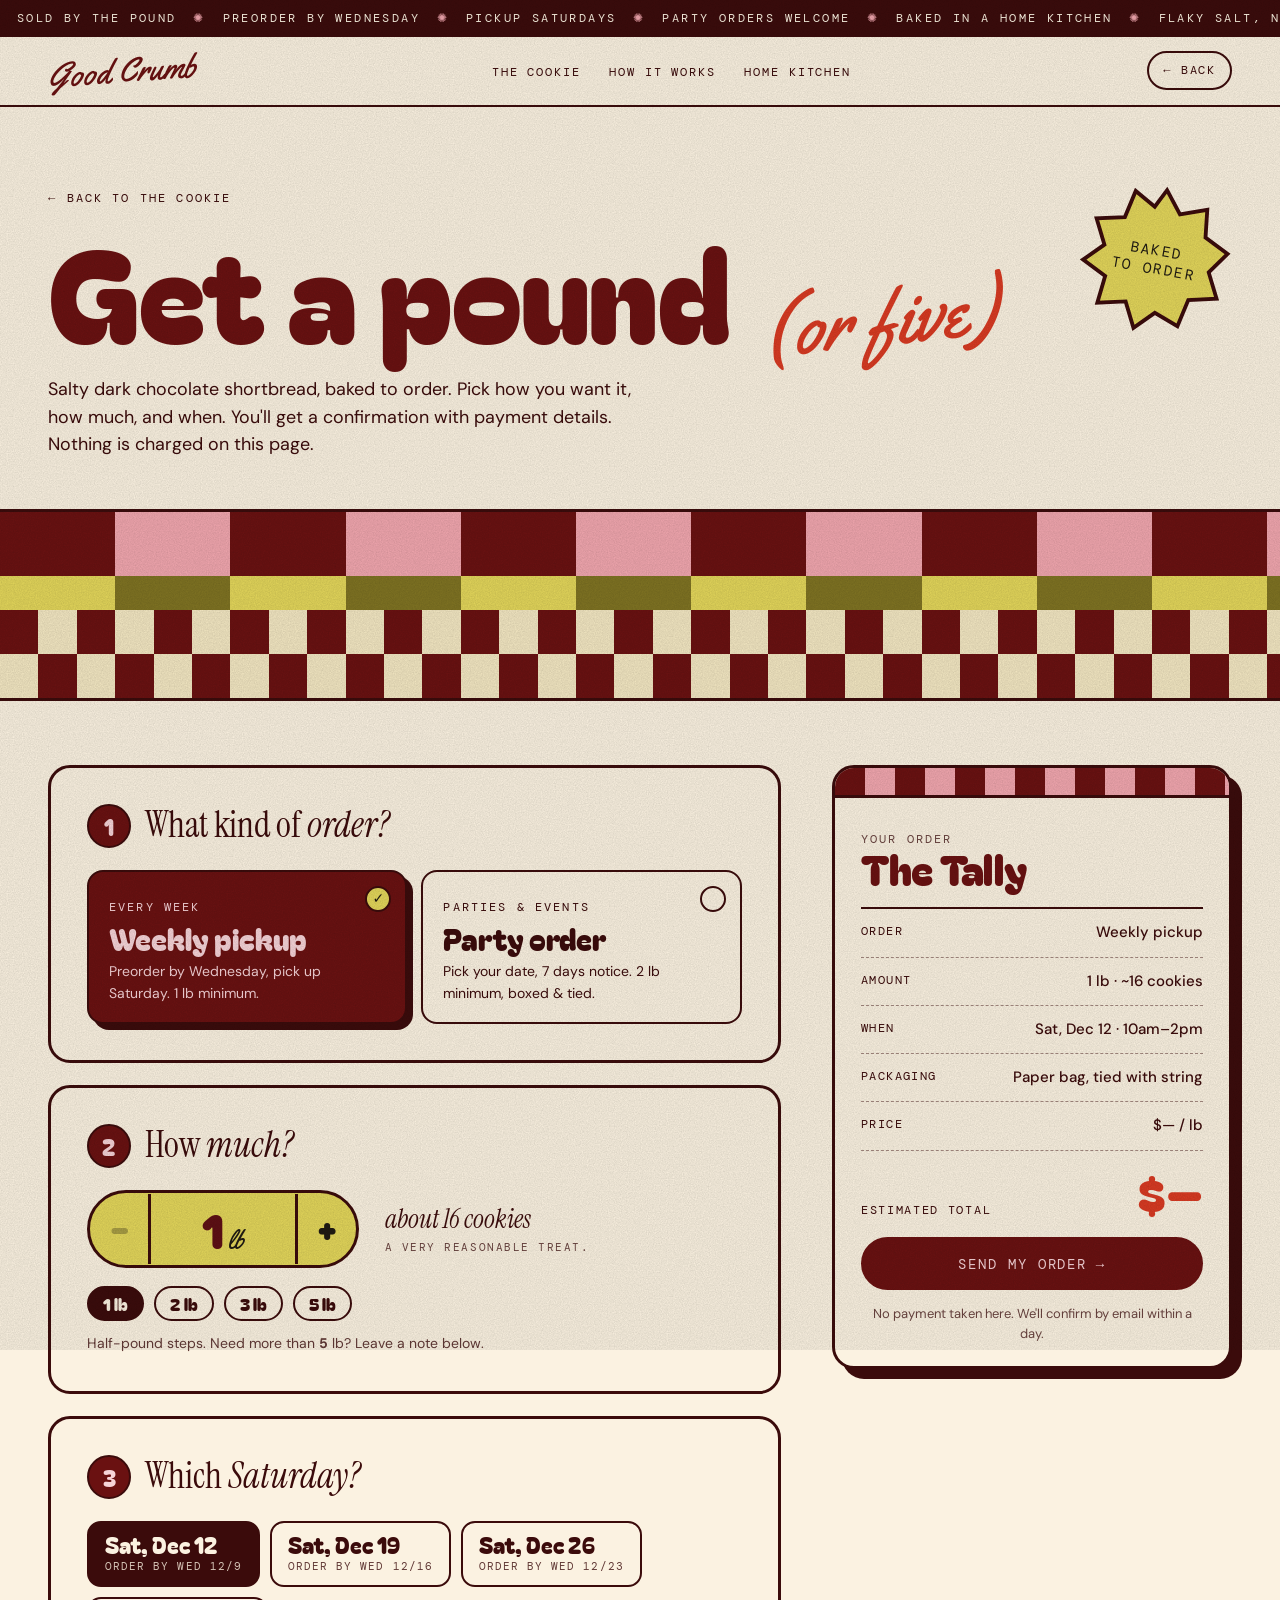
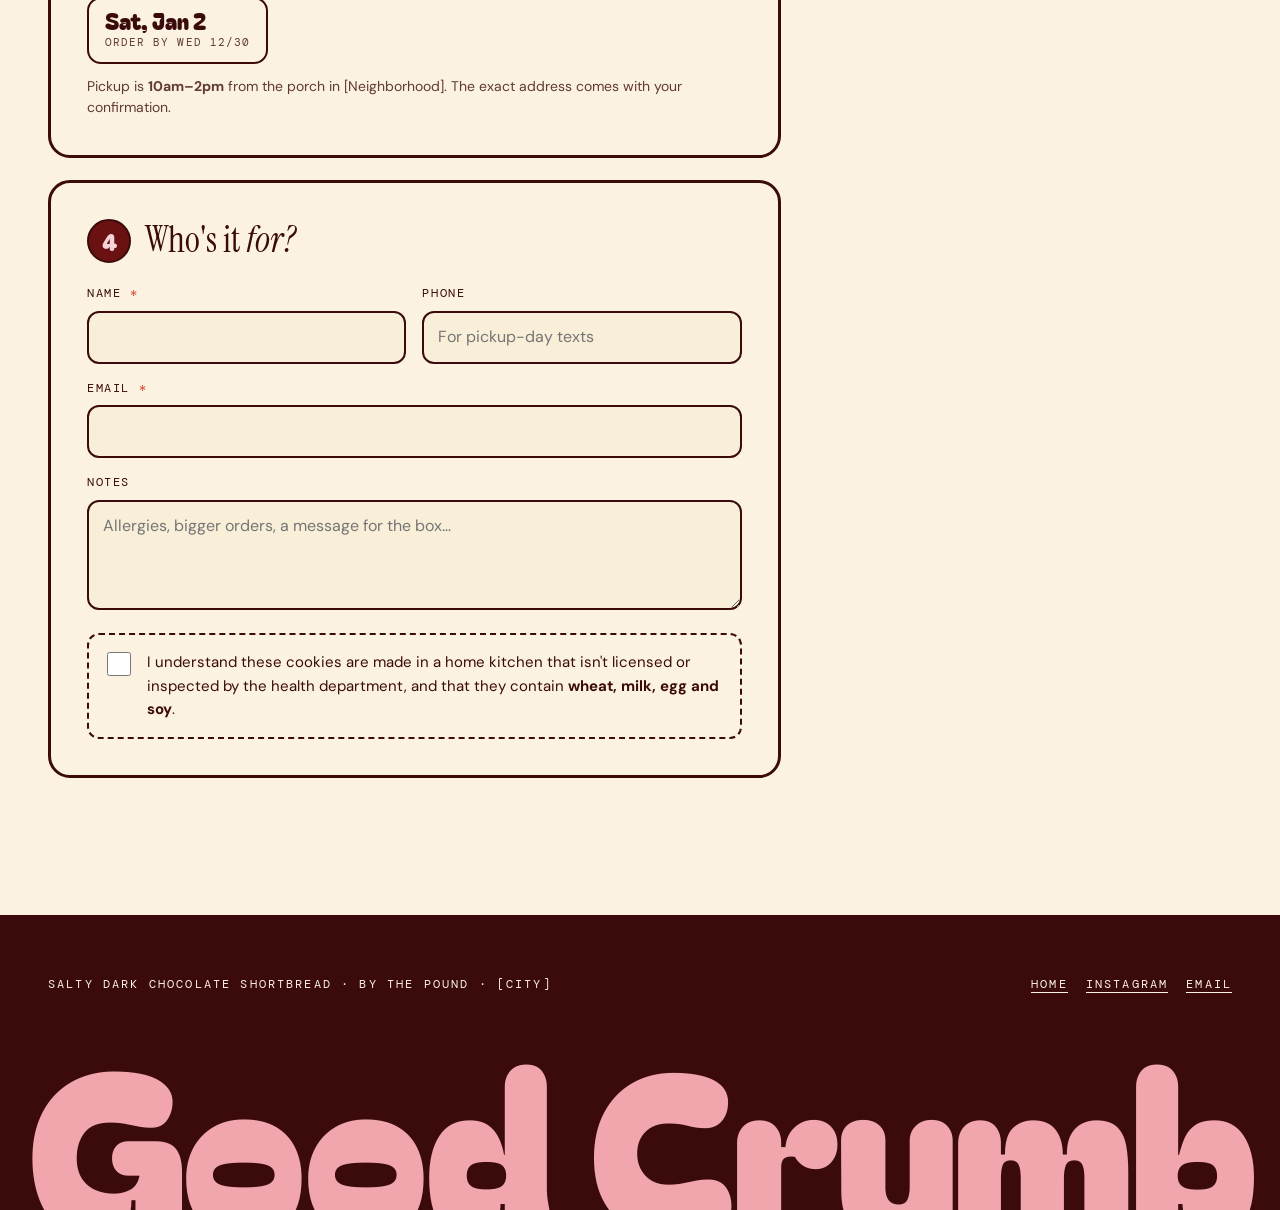
<file: order.html>
<!DOCTYPE html>
<html lang="en" data-palette="oxblood" data-font="bagel" data-pattern="blocks" data-scrolltext="sweep" data-photo="retro" data-grain="on">
<head>
<meta charset="utf-8" />
<meta name="viewport" content="width=device-width, initial-scale=1" />
<title>Order — Good Crumb Shortbread</title>
<meta name="description" content="Preorder salty dark chocolate shortbread by the pound for weekly pickup or your next party." />
<script>
  // Apply design choices saved from the landing page's tweaks panel before first paint.
  try {
    const t = JSON.parse(localStorage.getItem('gc-tweaks') || '{}');
    for (const [k, v] of Object.entries(t)) if (k !== 'name') document.documentElement.dataset[k] = v;
  } catch (e) {}
</script>
<link rel="preconnect" href="https://fonts.googleapis.com" />
<link rel="preconnect" href="https://fonts.gstatic.com" crossorigin />
<link href="https://fonts.googleapis.com/css2?family=Anton&family=Bagel+Fat+One&family=DM+Mono:wght@400;500&family=DM+Sans:opsz,wght@9..40,400;9..40,500;9..40,700&family=Instrument+Serif:ital@0;1&family=Pirata+One&family=Rubik+Mono+One&family=Yellowtail&display=swap" rel="stylesheet" />
<link rel="stylesheet" href="styles.css" />
<style>
/* ============ ORDER PAGE ============ */
.o-hero{padding:clamp(40px,6vw,80px) 0 clamp(30px,4vw,50px);position:relative;overflow:hidden}
.o-hero .wrap{position:relative}
.o-back{display:inline-flex;gap:8px;align-items:center;text-decoration:none;margin-bottom:26px}
.o-back:hover{color:var(--hot)}
.o-title{font-size:calc(clamp(60px,10vw,160px) * var(--ds));color:var(--primary)}
[data-palette="night"] .o-title{color:var(--soft)}
.o-title .script{font-size:.62em;color:var(--hot);text-transform:none;letter-spacing:0;display:inline-block;transform:rotate(-6deg);margin-left:.15em}
.o-lede{max-width:34em;font-size:clamp(17px,1.4vw,20px);margin-top:22px}
.o-hero .sticker-lg{position:absolute;right:clamp(16px,4vw,48px);top:0;width:clamp(110px,12vw,160px);transform:rotate(10deg)}
@media (max-width:700px){.o-hero .sticker-lg{display:none}}

.o-layout{display:grid;grid-template-columns:minmax(0,1fr) 400px;gap:clamp(24px,4vw,56px);align-items:start;padding-bottom:clamp(70px,9vw,130px)}
@media (max-width:980px){.o-layout{grid-template-columns:1fr}}

/* steps */
.o-step{min-width:0;border:3px solid var(--ink);border-radius:22px;padding:clamp(22px,3vw,36px);margin-bottom:22px;background:var(--paper);position:relative}
.o-step legend{display:contents}
.o-step__head{display:flex;align-items:center;gap:14px;margin-bottom:22px}
.o-step__num{width:44px;height:44px;flex:none;border-radius:50%;background:var(--primary);color:var(--on-primary);display:grid;place-items:center;font-family:var(--display);text-transform:var(--display-case);font-size:calc(22px * var(--ds));border:2px solid var(--ink)}
.o-step__title{font-family:var(--serif);font-size:clamp(28px,2.8vw,40px);line-height:1}
.o-step__title em{font-style:italic}
.o-hint{font-size:14px;opacity:.8;margin-top:12px}
.o-hint b{font-weight:700}

/* choice cards */
.choices{display:grid;grid-template-columns:1fr 1fr;gap:14px}
@media (max-width:560px){.choices{grid-template-columns:1fr}}
.choice{position:relative;display:block;cursor:pointer;border:2px solid var(--ink);border-radius:16px;padding:20px 20px 18px;transition:transform .2s cubic-bezier(.3,1.6,.5,1),background .2s,color .2s;overflow:hidden}
.choice input{position:absolute;opacity:0;pointer-events:none}
.choice:hover{transform:rotate(-1deg)}
.choice .c-title{font-family:var(--display);text-transform:var(--display-case);font-size:calc(30px * var(--ds));line-height:.95;display:block;margin:6px 0 8px}
.choice .c-sub{font-size:14px;display:block}
.choice .c-check{position:absolute;right:14px;top:14px;width:26px;height:26px;border-radius:50%;border:2px solid currentColor;display:grid;place-items:center;font-size:14px}
.choice .c-check::after{content:"✓";opacity:0}
.choice:has(input:checked){background:var(--primary);color:var(--on-primary);box-shadow:6px 6px 0 var(--ink)}
.choice:has(input:checked) .c-check{background:var(--pop);color:#1f1a12;border-color:var(--ink)}
.choice:has(input:checked) .c-check::after{opacity:1}
.choice:has(input:focus-visible){outline:3px solid var(--hot);outline-offset:3px}
.choice--party:has(input:checked){background:var(--soft);color:#2a0b0b}

/* pills (dates, quick amounts) */
.pills{display:flex;flex-wrap:wrap;gap:10px}
.pill{position:relative;cursor:pointer}
.pill input{position:absolute;opacity:0;pointer-events:none}
.pill span{display:flex;flex-direction:column;align-items:flex-start;border:2px solid var(--ink);border-radius:14px;padding:10px 16px;transition:background .15s,color .15s,transform .2s}
.pill span b{font-family:var(--display);text-transform:var(--display-case);font-weight:400;font-size:calc(22px * var(--ds));line-height:1}
.pill span small{font-family:var(--mono);font-size:10.5px;letter-spacing:.1em;text-transform:uppercase;margin-top:4px;opacity:.8}
.pill:hover span{transform:translateY(-2px)}
.pill input:checked + span{background:var(--ink);color:var(--paper)}
.pill input:focus-visible + span{outline:3px solid var(--hot);outline-offset:3px}
.pill--sm span{border-radius:999px;padding:7px 14px;flex-direction:row}
.pill--sm span b{font-size:calc(17px * var(--ds))}

/* amount stepper */
.amount{display:flex;align-items:center;gap:clamp(14px,2vw,26px);flex-wrap:wrap;margin-bottom:18px}
.stepper{display:flex;align-items:center;border:3px solid var(--ink);border-radius:999px;overflow:hidden;background:var(--pop);color:#1f1a12}
.stepper button{width:58px;height:72px;border:0;background:transparent;font-family:var(--display);font-size:34px;line-height:1;cursor:pointer;color:inherit}
.stepper button:hover:not(:disabled){background:color-mix(in srgb,#1f1a12 12%,transparent)}
.stepper button:disabled{opacity:.3;cursor:not-allowed}
.stepper output{min-width:150px;text-align:center;font-family:var(--display);text-transform:var(--display-case);font-size:calc(48px * var(--ds));line-height:1;border-left:3px solid var(--ink);border-right:3px solid var(--ink);padding:10px 8px;color:#5e0f14}
.stepper output small{font-family:var(--script);font-size:26px;text-transform:none;color:#1f1a12;margin-left:4px}
.amount__meta{font-family:var(--serif);font-style:italic;font-size:clamp(22px,2vw,28px);line-height:1.15}
.amount__meta span{display:block;font-family:var(--mono);font-style:normal;font-size:11px;letter-spacing:.14em;text-transform:uppercase;opacity:.75;margin-top:6px}

/* fields */
.fields{display:grid;grid-template-columns:1fr 1fr;gap:16px}
.fields .full{grid-column:1/-1}
@media (max-width:560px){.fields{grid-template-columns:1fr}}
.field label,.field .flabel{display:block;font-family:var(--mono);font-size:11.5px;letter-spacing:.14em;text-transform:uppercase;margin-bottom:8px}
.field label i{font-style:normal;color:var(--hot)}
.field input,.field select,.field textarea{width:100%;font:inherit;font-size:16px;color:var(--ink);background:color-mix(in srgb,var(--paper) 70%,var(--cream));border:2px solid var(--ink);border-radius:12px;padding:12px 14px;outline:none;transition:box-shadow .15s}
.field textarea{min-height:110px;resize:vertical}
.field input:focus,.field select:focus,.field textarea:focus{box-shadow:4px 4px 0 var(--hot)}
.field .err{display:none;font-size:13px;color:var(--hot);margin-top:6px;font-weight:500}
.field.invalid input,.field.invalid select{border-color:var(--hot);box-shadow:4px 4px 0 var(--hot)}
.field.invalid .err{display:block}
[data-palette="night"] .field input,[data-palette="night"] .field select,[data-palette="night"] .field textarea{color-scheme:dark}

.agree{display:grid;grid-template-columns:28px 1fr;gap:12px;align-items:start;cursor:pointer;font-size:15px;padding:16px 18px;border:2px dashed var(--ink);border-radius:12px}
.agree input{width:24px;height:24px;accent-color:var(--primary);margin-top:1px;cursor:pointer}
.agree.invalid{border-color:var(--hot);border-style:solid;box-shadow:4px 4px 0 var(--hot)}

[hidden]{display:none !important}

/* summary / receipt */
.receipt{position:sticky;top:92px;border:3px solid var(--ink);border-radius:22px;overflow:hidden;background:var(--paper);box-shadow:10px 10px 0 var(--ink)}
@media (max-width:980px){.receipt{position:static}}
.receipt__band{height:30px;background:repeating-linear-gradient(90deg,var(--primary) 0 30px,var(--soft) 30px 60px);border-bottom:3px solid var(--ink)}
.receipt__body{padding:26px 26px 22px}
.receipt h2{font-size:calc(42px * var(--ds));color:var(--primary);margin-bottom:4px}
[data-palette="night"] .receipt h2{color:var(--soft)}
.receipt .label{opacity:.75}
.r-lines{list-style:none;margin:20px 0 6px;border-top:2px solid var(--ink)}
.r-lines li{display:flex;justify-content:space-between;gap:16px;padding:12px 0;border-bottom:1px dashed color-mix(in srgb,var(--ink) 45%,transparent);font-size:15px}
.r-lines li > span:first-child{font-family:var(--mono);font-size:11.5px;letter-spacing:.12em;text-transform:uppercase;padding-top:2px;flex:none}
.r-lines li > span:last-child{text-align:right;font-weight:500}
.r-lines .muted{opacity:.5;font-weight:400}
.r-total{display:flex;justify-content:space-between;align-items:baseline;padding:14px 0 18px}
.r-total span{font-family:var(--mono);font-size:12px;letter-spacing:.14em;text-transform:uppercase}
.r-total b{font-family:var(--display);text-transform:var(--display-case);font-weight:400;font-size:calc(46px * var(--ds));line-height:1;color:var(--hot)}
.receipt .btn{width:100%;justify-content:center;font-size:14px;padding:1.1em 1.5em}
.r-note{font-size:13px;opacity:.75;margin-top:14px;text-align:center}
.r-errors{display:none;background:var(--hot);color:#fff;border-radius:10px;padding:10px 14px;font-size:14px;margin-bottom:12px}
.r-errors.show{display:block}

/* confirmation */
.done{text-align:center;padding:clamp(50px,7vw,100px) 0 clamp(80px,10vw,140px)}
.done .burst{width:clamp(140px,16vw,200px);margin:0 auto 26px;animation:spin 30s linear infinite}
.done h2{font-size:calc(clamp(56px,9vw,140px) * var(--ds));color:var(--primary)}
[data-palette="night"] .done h2{color:var(--soft)}
.done h2 .script{color:var(--hot);text-transform:none;font-size:.6em;display:inline-block;transform:rotate(-6deg)}
.done p{max-width:32em;margin:20px auto 0;font-size:clamp(17px,1.4vw,20px)}
.done .ticket{display:inline-block;margin:34px auto 0;text-align:left;border:3px solid var(--ink);border-radius:18px;padding:22px 26px;min-width:min(420px,100%);background:var(--paper);box-shadow:8px 8px 0 var(--ink);transform:rotate(-1.5deg)}
.done .ticket .r-lines{margin-top:12px}
.done .ref{font-family:var(--mono);letter-spacing:.14em}
.done .preview{display:inline-block;margin-top:28px;font-family:var(--mono);font-size:12px;letter-spacing:.08em;background:var(--pop);color:#1f1a12;padding:8px 14px;border-radius:999px;border:2px solid var(--ink)}
.done .actions{margin-top:30px;display:flex;gap:12px;justify-content:center;flex-wrap:wrap}
</style>
</head>
<body>

<div class="ticker" aria-hidden="true">
  <div class="ticker__track">
    <span>Sold by the pound</span><i>✺</i><span>Preorder by Wednesday</span><i>✺</i><span>Pickup Saturdays</span><i>✺</i><span>Party orders welcome</span><i>✺</i><span>Baked in a home kitchen</span><i>✺</i><span>Flaky salt, no apologies</span><i>✺</i>
    <span>Sold by the pound</span><i>✺</i><span>Preorder by Wednesday</span><i>✺</i><span>Pickup Saturdays</span><i>✺</i><span>Party orders welcome</span><i>✺</i><span>Baked in a home kitchen</span><i>✺</i><span>Flaky salt, no apologies</span><i>✺</i>
  </div>
</div>

<nav class="nav">
  <div class="wrap">
    <a href="index.html" class="logo" data-name>Good Crumb</a>
    <ul>
      <li><a href="index.html#cookie">The cookie</a></li>
      <li><a href="index.html#order">How it works</a></li>
      <li><a href="index.html#kitchen">Home kitchen</a></li>
    </ul>
    <a href="index.html" class="btn ghost">← Back</a>
  </div>
</nav>

<main id="orderView">
  <header class="o-hero">
    <div class="wrap">
      <a href="index.html" class="o-back label">← Back to the cookie</a>
      <h1 class="display o-title">Get a pound <span class="script">(or five)</span></h1>
      <p class="o-lede">Salty dark chocolate shortbread, baked to order. Pick how you want it, how much, and when. You'll get a confirmation with payment details. Nothing is charged on this page.</p>
      <svg class="sticker-lg" viewBox="0 0 100 100" aria-hidden="true"><path fill="var(--pop)" stroke="var(--ink)" stroke-width="2.5" d="M50 4 61 18 78 12 80 30 96 38 86 52 94 68 76 72 72 90 56 84 44 96 36 80 18 84 20 66 4 58 16 46 8 30 26 26 30 8 44 16Z"/><text x="50" y="47" text-anchor="middle" font-family="DM Mono" font-size="9.5" letter-spacing="1" fill="#1f1a12">BAKED</text><text x="50" y="59" text-anchor="middle" font-family="DM Mono" font-size="9.5" letter-spacing="1" fill="#1f1a12">TO ORDER</text></svg>
    </div>
  </header>

  <div class="band" aria-hidden="true"><div class="r r1"></div><div class="r r2"></div><div class="r r3"></div><div class="r r4"></div></div>

  <div class="wrap" style="padding-top:clamp(40px,5vw,70px)">
    <form class="o-layout" id="orderForm" novalidate>
      <div>
        <!-- STEP 1 -->
        <fieldset class="o-step">
          <legend><div class="o-step__head"><span class="o-step__num">1</span><span class="o-step__title">What kind of <em>order?</em></span></div></legend>
          <div class="choices">
            <label class="choice">
              <input type="radio" name="type" value="pickup" checked />
              <span class="c-check"></span>
              <span class="label">Every week</span>
              <span class="c-title">Weekly pickup</span>
              <span class="c-sub">Preorder by Wednesday, pick up Saturday. 1 lb minimum.</span>
            </label>
            <label class="choice choice--party">
              <input type="radio" name="type" value="event" />
              <span class="c-check"></span>
              <span class="label">Parties &amp; events</span>
              <span class="c-title">Party order</span>
              <span class="c-sub">Pick your date, 7 days notice. 2 lb minimum, boxed &amp; tied.</span>
            </label>
          </div>
        </fieldset>

        <!-- STEP 2 -->
        <fieldset class="o-step">
          <legend><div class="o-step__head"><span class="o-step__num">2</span><span class="o-step__title">How <em>much?</em></span></div></legend>
          <div class="amount">
            <div class="stepper">
              <button type="button" id="minus" aria-label="Remove half a pound">−</button>
              <output id="lbsOut" aria-live="polite">1<small>lb</small></output>
              <button type="button" id="plus" aria-label="Add half a pound">+</button>
            </div>
            <div class="amount__meta"><div id="cookieCount">about 16 cookies</div><span id="amountQuip">A very reasonable treat.</span></div>
          </div>
          <div class="pills" id="quickLbs" role="group" aria-label="Quick amounts"></div>
          <p class="o-hint" id="amountHint">Half-pound steps. Need more than <b id="maxLbs">5</b> lb? Leave a note below.</p>
        </fieldset>

        <!-- STEP 3 -->
        <fieldset class="o-step">
          <legend><div class="o-step__head"><span class="o-step__num">3</span><span class="o-step__title" id="whenTitle">Which <em>Saturday?</em></span></div></legend>

          <div id="pickupWhen">
            <div class="pills" id="pickupDates" role="radiogroup" aria-label="Pickup date"></div>
            <p class="o-hint">Pickup is <b>10am–2pm</b> from the porch in [Neighborhood]. The exact address comes with your confirmation.</p>
          </div>

          <div id="eventWhen" hidden>
            <div class="fields">
              <div class="field">
                <label for="eventDate">Pickup date <i>*</i></label>
                <input type="date" id="eventDate" name="eventDate" />
                <div class="err">Pick a date at least 7 days from today.</div>
              </div>
              <div class="field">
                <label for="eventTime">Pickup window <i>*</i></label>
                <select id="eventTime" name="eventTime">
                  <option value="">Choose a window</option>
                  <option>Morning, 9am–12pm</option>
                  <option>Afternoon, 12–3pm</option>
                  <option>Evening, 3–6pm</option>
                </select>
                <div class="err">Choose a pickup window.</div>
              </div>
              <div class="field full">
                <span class="flabel">Packaging</span>
                <div class="pills" role="radiogroup" aria-label="Packaging">
                  <label class="pill pill--sm"><input type="radio" name="packaging" value="One big box" checked /><span><b>One big box</b></span></label>
                  <label class="pill pill--sm"><input type="radio" name="packaging" value="Half-pound favor boxes" /><span><b>½ lb favor boxes</b></span></label>
                </div>
              </div>
              <div class="field full">
                <label for="occasion">What's the occasion?</label>
                <input type="text" id="occasion" name="occasion" placeholder="Birthday, office party, Tuesday…" />
              </div>
            </div>
            <p class="o-hint">Party orders are pickup only for now. [Confirm whether you offer delivery.]</p>
          </div>
        </fieldset>

        <!-- STEP 4 -->
        <fieldset class="o-step">
          <legend><div class="o-step__head"><span class="o-step__num">4</span><span class="o-step__title">Who's it <em>for?</em></span></div></legend>
          <div class="fields">
            <div class="field">
              <label for="name">Name <i>*</i></label>
              <input type="text" id="name" name="name" autocomplete="name" required />
              <div class="err">We need a name for the box.</div>
            </div>
            <div class="field">
              <label for="phone">Phone</label>
              <input type="tel" id="phone" name="phone" autocomplete="tel" placeholder="For pickup-day texts" />
            </div>
            <div class="field full">
              <label for="email">Email <i>*</i></label>
              <input type="email" id="email" name="email" autocomplete="email" required />
              <div class="err">Enter an email so we can send your confirmation.</div>
            </div>
            <div class="field full">
              <label for="notes">Notes</label>
              <textarea id="notes" name="notes" placeholder="Allergies, bigger orders, a message for the box…"></textarea>
            </div>
            <label class="agree full" id="agreeWrap">
              <input type="checkbox" id="agree" name="agree" required />
              <span>I understand these cookies are made in a home kitchen that isn't licensed or inspected by the health department, and that they contain <b>wheat, milk, egg and soy</b>.</span>
            </label>
          </div>
        </fieldset>
      </div>

      <!-- SUMMARY -->
      <aside class="receipt" aria-label="Order summary">
        <div class="receipt__band"></div>
        <div class="receipt__body">
          <span class="label">Your order</span>
          <h2 class="display">The Tally</h2>
          <ul class="r-lines" id="summaryLines"></ul>
          <div class="r-total"><span>Estimated total</span><b id="total">$—</b></div>
          <div class="r-errors" id="formErrors" role="alert"></div>
          <button type="submit" class="btn">Send my order <span class="arr">→</span></button>
          <p class="r-note">No payment taken here. We'll confirm by email within a day.</p>
        </div>
      </aside>
    </form>
  </div>
</main>

<!-- CONFIRMATION -->
<section class="done" id="doneView" hidden tabindex="-1">
  <div class="wrap">
    <svg class="burst" viewBox="0 0 100 100" aria-hidden="true"><path fill="var(--soft)" stroke="var(--ink)" stroke-width="2" d="M50 4 61 18 78 12 80 30 96 38 86 52 94 68 76 72 72 90 56 84 44 96 36 80 18 84 20 66 4 58 16 46 8 30 26 26 30 8 44 16Z"/><circle cx="50" cy="50" r="22" fill="var(--primary)" stroke="var(--ink)" stroke-width="2"/><text x="50" y="55" text-anchor="middle" font-family="Yellowtail" font-size="16" fill="var(--on-primary)">yum</text></svg>
    <h2 class="display">You're on <span class="script">the list</span></h2>
    <p id="doneMsg">We'll email you within a day to confirm.</p>
    <div class="ticket">
      <span class="label">Order <span class="ref" id="ref"></span></span>
      <ul class="r-lines" id="doneLines"></ul>
    </div>
    <div><span class="preview">Preview only: orders aren't sent anywhere yet</span></div>
    <div class="actions">
      <a href="index.html" class="btn">Back to the cookie <span class="arr">→</span></a>
      <button type="button" class="btn ghost" id="another">Place another order</button>
    </div>
  </div>
</section>

<footer>
  <div class="wrap row">
    <div class="label">Salty dark chocolate shortbread · by the pound · [City]</div>
    <div class="label"><a href="index.html">Home</a><a href="#">Instagram</a><a href="#">Email</a></div>
  </div>
  <div class="wordmark" data-name>Good Crumb</div>
</footer>

<script>
/* ---------- config (keep in sync with index.html) ---------- */
const PRICE_PER_LB = null;     // e.g. 24 — null shows "$—"
const COOKIES_PER_LB = 16;
const PICKUP_DAY = 6;          // Saturday
const DEADLINE_DAY = 3;        // Wednesday
const DEADLINE_HOUR = 20;      // 8pm
const EVENT_NOTICE_DAYS = 7;
const RULES = { pickup: { min: 1, max: 5 }, event: { min: 2, max: 20 } };

/* ---------- name from tweaks ---------- */
try {
  const t = JSON.parse(localStorage.getItem('gc-tweaks') || '{}');
  if (t.name) document.querySelectorAll('[data-name]').forEach(el => el.textContent = t.name);
} catch (e) {}

const $ = id => document.getElementById(id);
const form = $('orderForm');
const fmtDate = d => d.toLocaleDateString('en-US', { weekday: 'short', month: 'short', day: 'numeric' });
const fmtLbs = n => (n % 1 ? n.toFixed(1) : String(n));
const money = n => PRICE_PER_LB == null ? '$—' : '$' + n.toFixed(2).replace(/\.00$/, '');

/* ---------- state ---------- */
const params = new URLSearchParams(location.search);
const state = {
  type: params.get('type') === 'event' ? 'event' : 'pickup',
  lbs: parseFloat(params.get('lbs')) || null,
  pickupDate: null,
};

/* ---------- pickup dates: next 4 Saturdays whose Wednesday deadline hasn't passed ---------- */
function upcomingPickups(n = 4) {
  const now = new Date(), out = [];
  for (let i = 0; out.length < n && i < 60; i++) {
    const p = new Date(now.getFullYear(), now.getMonth(), now.getDate() + i);
    if (p.getDay() !== PICKUP_DAY) continue;
    const back = (PICKUP_DAY - DEADLINE_DAY + 7) % 7;
    const dl = new Date(p.getFullYear(), p.getMonth(), p.getDate() - back, DEADLINE_HOUR);
    if (dl > now) out.push({ date: p, deadline: dl });
  }
  return out;
}
const pickups = upcomingPickups();
$('pickupDates').innerHTML = pickups.map((p, i) => `
  <label class="pill"><input type="radio" name="pickupDate" value="${p.date.toISOString().slice(0,10)}" ${i === 0 ? 'checked' : ''} />
  <span><b>${fmtDate(p.date)}</b><small>Order by ${p.deadline.toLocaleDateString('en-US',{weekday:'short'})} ${p.deadline.getMonth()+1}/${p.deadline.getDate()}</small></span></label>`).join('');

/* event date min */
const minEvent = new Date(); minEvent.setDate(minEvent.getDate() + EVENT_NOTICE_DAYS);
const isoLocal = d => `${d.getFullYear()}-${String(d.getMonth()+1).padStart(2,'0')}-${String(d.getDate()).padStart(2,'0')}`;
$('eventDate').min = isoLocal(minEvent);

/* ---------- amount ---------- */
function clampLbs() {
  const r = RULES[state.type];
  if (state.lbs == null) state.lbs = r.min;
  state.lbs = Math.min(r.max, Math.max(r.min, Math.round(state.lbs * 2) / 2));
}
function renderQuick() {
  const opts = state.type === 'pickup' ? [1, 2, 3, 5] : [2, 3, 5, 10];
  $('quickLbs').innerHTML = opts.map(v => `<label class="pill pill--sm"><input type="radio" name="quick" value="${v}" ${v === state.lbs ? 'checked' : ''} /><span><b>${v} lb</b></span></label>`).join('');
}
$('quickLbs').addEventListener('change', e => { state.lbs = +e.target.value; render(); });
$('minus').addEventListener('click', () => { state.lbs -= 0.5; render(); });
$('plus').addEventListener('click', () => { state.lbs += 0.5; render(); });

/* ---------- type ---------- */
form.querySelectorAll('input[name=type]').forEach(r => {
  r.checked = r.value === state.type;
  r.addEventListener('change', () => { state.type = r.value; render(); });
});

/* ---------- order snapshot ---------- */
function snapshot() {
  const fd = new FormData(form);
  const isEvent = state.type === 'event';
  let when = '';
  if (isEvent) {
    const d = fd.get('eventDate');
    when = d ? fmtDate(new Date(d + 'T12:00')) + (fd.get('eventTime') ? ' · ' + fd.get('eventTime').split(',')[0] : '') : '';
  } else {
    const d = fd.get('pickupDate');
    when = d ? fmtDate(new Date(d + 'T12:00')) + ' · 10am–2pm' : '';
  }
  return {
    type: state.type,
    lbs: state.lbs,
    cookies: Math.round(state.lbs * COOKIES_PER_LB),
    when,
    packaging: isEvent ? fd.get('packaging') : 'Paper bag, tied with string',
    occasion: isEvent ? (fd.get('occasion') || '').trim() : '',
    name: (fd.get('name') || '').trim(),
    email: (fd.get('email') || '').trim(),
    phone: (fd.get('phone') || '').trim(),
    notes: (fd.get('notes') || '').trim(),
    total: PRICE_PER_LB == null ? null : state.lbs * PRICE_PER_LB,
  };
}
function lines(o) {
  const esc = s => s.replace(/[&<>"]/g, c => ({ '&':'&amp;','<':'&lt;','>':'&gt;','"':'&quot;' }[c]));
  const rows = [
    ['Order', o.type === 'event' ? 'Party order' : 'Weekly pickup'],
    ['Amount', `${fmtLbs(o.lbs)} lb · ~${o.cookies} cookies`],
    ['When', o.when || '<span class="muted">Pick a date</span>'],
    ['Packaging', esc(o.packaging)],
  ];
  if (o.occasion) rows.push(['For', esc(o.occasion)]);
  if (o.name) rows.push(['Name', esc(o.name)]);
  rows.push(['Price', PRICE_PER_LB == null ? '$— / lb' : `${money(PRICE_PER_LB)} / lb`]);
  return rows.map(([k, v]) => `<li><span>${k}</span><span>${v}</span></li>`).join('');
}

/* ---------- render ---------- */
function render() {
  clampLbs();
  const r = RULES[state.type], isEvent = state.type === 'event';
  $('lbsOut').innerHTML = `${fmtLbs(state.lbs)}<small>lb</small>`;
  $('minus').disabled = state.lbs <= r.min;
  $('plus').disabled = state.lbs >= r.max;
  $('maxLbs').textContent = r.max;
  const cookies = Math.round(state.lbs * COOKIES_PER_LB);
  $('cookieCount').textContent = `about ${cookies} cookies`;
  $('amountQuip').textContent = state.lbs <= 1 ? 'A very reasonable treat.'
    : state.lbs <= 2 ? 'Enough to share. Probably.'
    : state.lbs <= 5 ? `Feeds ${Math.floor(cookies / 2)}–${cookies} happy people.`
    : 'Main-character energy.';
  renderQuick();
  $('pickupWhen').hidden = isEvent;
  $('eventWhen').hidden = !isEvent;
  $('whenTitle').innerHTML = isEvent ? 'When\'s the <em>party?</em>' : 'Which <em>Saturday?</em>';
  const o = snapshot();
  $('summaryLines').innerHTML = lines(o);
  $('total').textContent = money(o.total ?? 0);
}
form.addEventListener('input', e => {
  if (e.target.closest('.field')) e.target.closest('.field').classList.remove('invalid');
  if (e.target.id === 'agree') $('agreeWrap').classList.remove('invalid');
  render();
});
form.addEventListener('change', render);

/* ---------- validation & submit ---------- */
function validate() {
  const bad = [];
  const mark = (id, ok, msg) => { const f = $(id).closest('.field'); f.classList.toggle('invalid', !ok); if (!ok) bad.push([id, msg]); };
  if (state.type === 'event') {
    const v = $('eventDate').value;
    mark('eventDate', v && v >= $('eventDate').min, 'pickup date');
    mark('eventTime', !!$('eventTime').value, 'pickup window');
  } else if (!form.querySelector('input[name=pickupDate]:checked')) {
    bad.push(['pickupDates', 'pickup date']);
  }
  mark('name', $('name').value.trim().length > 0, 'name');
  mark('email', /^[^\s@]+@[^\s@]+\.[^\s@]+$/.test($('email').value.trim()), 'email');
  const agreed = $('agree').checked;
  $('agreeWrap').classList.toggle('invalid', !agreed);
  if (!agreed) bad.push(['agree', 'home kitchen notice']);
  return bad;
}

/* Hook for the real backend later (Square, Shopify, a form service, etc.). */
async function submitOrder(order) {
  console.info('[order preview]', order);
  return { ref: 'GC-' + Math.random().toString(36).slice(2, 7).toUpperCase() };
}

form.addEventListener('submit', async e => {
  e.preventDefault();
  const bad = validate();
  const errBox = $('formErrors');
  if (bad.length) {
    errBox.textContent = 'Almost! Still need: ' + [...new Set(bad.map(b => b[1]))].join(', ') + '.';
    errBox.classList.add('show');
    const first = $(bad[0][0]);
    first.scrollIntoView({ behavior: 'smooth', block: 'center' });
    if (first.focus) setTimeout(() => first.focus({ preventScroll: true }), 350);
    return;
  }
  errBox.classList.remove('show');
  const order = snapshot();
  const { ref } = await submitOrder(order);
  $('ref').textContent = ref;
  $('doneLines').innerHTML = lines(order) + `<li><span>Total</span><span>${money(order.total ?? 0)}</span></li>`;
  $('doneMsg').textContent = `Thanks, ${order.name.split(' ')[0]}! We'll email ${order.email} within a day to confirm your order and payment details.`;
  $('orderView').hidden = true;
  $('doneView').hidden = false;
  scrollTo({ top: 0, behavior: 'instant' });
  $('doneView').focus({ preventScroll: true });
  fitWordmark();
});
$('another').addEventListener('click', () => {
  form.reset();
  form.querySelectorAll('input[name=type]').forEach(r => r.checked = r.value === state.type);
  const first = form.querySelector('input[name=pickupDate]'); if (first) first.checked = true;
  $('doneView').hidden = true; $('orderView').hidden = false;
  render(); scrollTo({ top: 0, behavior: 'instant' });
});

/* ---------- footer wordmark fit ---------- */
const wm = document.querySelector('.wordmark');
function fitWordmark() {
  wm.style.fontSize = '100px'; wm.style.display = 'inline-block';
  const w = wm.getBoundingClientRect().width, target = wm.parentElement.clientWidth * 0.96;
  wm.style.display = ''; wm.style.fontSize = (100 * target / w) + 'px';
}
document.fonts.ready.then(fitWordmark);
addEventListener('resize', fitWordmark);

render();
</script>
</body>
</html>
</file>
<file: styles.css>
/* Shared styles for Good Crumb pages */
/* ============ TOKENS ============ */
:root{
  --paper:#fbf2e1; --ink:#3b0b0b;
  --primary:#6a1111; --on-primary:#f6d3d7;
  --soft:#f1a6ae; --secondary:#7f7322; --on-secondary:#fbf2e1;
  --pop:#e3d65a; --hot:#d93a22; --cream:#f3e7c2;

  --display:"Bagel Fat One", system-ui, sans-serif; --display-case:none; --ds:1; --display-track:-0.01em;
  --serif:"Instrument Serif", Georgia, serif;
  --script:"Yellowtail", cursive;
  --mono:"DM Mono", ui-monospace, monospace;
  --sans:"DM Sans", system-ui, sans-serif;

  --radius-blob: 58% 42% 47% 53% / 52% 46% 54% 48%;
  --maxw: 1320px;
}
[data-palette="olive"]{
  --paper:#f5eed3; --ink:#2b2911;
  --primary:#6e6420; --on-primary:#f5eed3;
  --soft:#f2b3bb; --secondary:#5e1014; --on-secondary:#f6d3d7;
  --pop:#e6da5c; --hot:#cf3a1f; --cream:#efe4bd;
}
[data-palette="tomato"]{
  --paper:#f8f0e3; --ink:#1f1a12;
  --primary:#d4381f; --on-primary:#fde9dc;
  --soft:#f7bcc6; --secondary:#3f3d1b; --on-secondary:#f8f0e3;
  --pop:#e6da5c; --hot:#5e0f14; --cream:#f3e3c9;
}
[data-palette="night"]{
  --paper:#221f10; --ink:#f4e9cf;
  --primary:#5e0f14; --on-primary:#f6c9cf;
  --soft:#f1a6ae; --secondary:#3b3819; --on-secondary:#f4e9cf;
  --pop:#e6da5c; --hot:#ff6243; --cream:#f4e9cf;
}
[data-font="anton"]{ --display:"Anton", Impact, sans-serif; --display-case:uppercase; --ds:1.08; --display-track:0.005em; }
[data-font="wide"]{ --display:"Rubik Mono One", system-ui, sans-serif; --display-case:uppercase; --ds:.66; --display-track:-0.02em; }
[data-font="gothic"]{ --display:"Pirata One", serif; --display-case:none; --ds:1.12; --display-track:0; }

/* ============ BASE ============ */
*{box-sizing:border-box;margin:0;padding:0}
html{scroll-behavior:smooth}
body{background:var(--paper);color:var(--ink);font-family:var(--sans);font-size:17px;line-height:1.55;-webkit-font-smoothing:antialiased;overflow-x:hidden;transition:background .4s,color .4s}
img{display:block;max-width:100%}
a{color:inherit}
.wrap{max-width:var(--maxw);margin:0 auto;padding:0 clamp(20px,4vw,48px)}
.display{font-family:var(--display);text-transform:var(--display-case);letter-spacing:var(--display-track);line-height:.88;font-weight:400}
.serif{font-family:var(--serif);font-weight:400}
.script{font-family:var(--script);font-weight:400}
.label{font-family:var(--mono);font-size:12px;letter-spacing:.18em;text-transform:uppercase}
.sr{position:absolute;width:1px;height:1px;overflow:hidden;clip:rect(0 0 0 0)}

/* grain */
[data-grain="on"] body::after{content:"";position:fixed;inset:-50%;pointer-events:none;z-index:999;opacity:.16;mix-blend-mode:multiply;
  background-image:url("data:image/svg+xml,%3Csvg xmlns='http://www.w3.org/2000/svg' width='220' height='220'%3E%3Cfilter id='n'%3E%3CfeTurbulence type='fractalNoise' baseFrequency='.85' numOctaves='3' stitchTiles='stitch'/%3E%3CfeColorMatrix values='0 0 0 0 0  0 0 0 0 0  0 0 0 0 0  0 0 0 .9 0'/%3E%3C/filter%3E%3Crect width='100%25' height='100%25' filter='url(%23n)'/%3E%3C/svg%3E");}
[data-palette="night"][data-grain="on"] body::after{mix-blend-mode:screen;opacity:.07;filter:invert(1)}

/* buttons */
.btn{--b:var(--primary);--f:var(--on-primary);display:inline-flex;align-items:center;gap:.6em;padding:.95em 1.5em;background:var(--b);color:var(--f);font-family:var(--mono);font-size:13px;letter-spacing:.14em;text-transform:uppercase;text-decoration:none;border:2px solid var(--b);border-radius:999px;transition:transform .2s cubic-bezier(.3,1.6,.5,1),background .2s,color .2s;cursor:pointer}
.btn:hover{transform:rotate(-2deg) scale(1.04)}
.btn .arr{transition:transform .2s}
.btn:hover .arr{transform:translateX(4px)}
.btn.ghost{background:transparent;color:var(--ink);border-color:var(--ink)}
.btn.ghost:hover{background:var(--ink);color:var(--paper)}

/* ============ TICKER ============ */
.ticker{background:var(--ink);color:var(--paper);overflow:hidden;white-space:nowrap;font-family:var(--mono);font-size:12px;letter-spacing:.2em;text-transform:uppercase;padding:9px 0}
.ticker__track{display:inline-flex;animation:tick 38s linear infinite}
.ticker__track span{padding:0 1.4em}
.ticker__track i{font-style:normal;color:var(--soft)}
@keyframes tick{to{transform:translateX(-50%)}}

/* ============ NAV ============ */
.nav{position:sticky;top:0;z-index:50;background:color-mix(in srgb,var(--paper) 88%,transparent);backdrop-filter:blur(8px);border-bottom:2px solid var(--ink)}
.nav .wrap{display:flex;align-items:center;justify-content:space-between;height:68px;gap:24px}
.logo{font-family:var(--script);font-size:34px;text-decoration:none;color:var(--primary);line-height:1;transform:rotate(-4deg);white-space:nowrap}
[data-palette="night"] .logo{color:var(--soft)}
.nav ul{display:flex;gap:28px;list-style:none}
.nav ul a{font-family:var(--mono);font-size:12px;letter-spacing:.16em;text-transform:uppercase;text-decoration:none;position:relative}
.nav ul a::after{content:"";position:absolute;left:0;right:0;bottom:-5px;height:3px;background:var(--hot);transform:scaleX(0);transform-origin:left;transition:transform .25s}
.nav ul a:hover::after{transform:scaleX(1)}
.nav .btn{padding:.7em 1.2em;font-size:12px}
@media (max-width:860px){.nav ul{display:none}}

/* ============ HERO ============ */
.hero{position:relative;padding:clamp(40px,6vw,80px) 0 clamp(60px,8vw,110px);overflow:hidden}
.hero .wrap{display:grid;grid-template-columns:1.15fr .85fr;gap:clamp(24px,4vw,64px);align-items:center}
.hero__eyebrow{display:flex;gap:12px;align-items:center;margin-bottom:22px}
.hero__eyebrow .dot{width:10px;height:10px;border-radius:50%;background:var(--hot)}
.hero__title{font-size:calc(clamp(64px,10.5vw,168px) * var(--ds));color:var(--primary);position:relative}
[data-palette="night"] .hero__title{color:var(--soft)}
.hero__title span{display:block}
.hero__title .l2{color:var(--hot);padding-left:.5em}
.hero__script{font-size:clamp(56px,8vw,128px);color:var(--ink);transform:rotate(-7deg);margin:-.25em 0 0 .9em;line-height:1;position:relative;z-index:2;display:inline-block}
.hero__script::after{content:"";position:absolute;left:4%;right:2%;bottom:-.02em;height:.16em;background:currentColor;opacity:.85;-webkit-mask:url("data:image/svg+xml,%3Csvg xmlns='http://www.w3.org/2000/svg' viewBox='0 0 300 20' preserveAspectRatio='none'%3E%3Cpath d='M3 12 C40 2, 60 20, 100 10 S170 2, 200 12 S260 18, 297 6' fill='none' stroke='%23000' stroke-width='5' stroke-linecap='round'/%3E%3C/svg%3E") center/100% 100% no-repeat;mask:url("data:image/svg+xml,%3Csvg xmlns='http://www.w3.org/2000/svg' viewBox='0 0 300 20' preserveAspectRatio='none'%3E%3Cpath d='M3 12 C40 2, 60 20, 100 10 S170 2, 200 12 S260 18, 297 6' fill='none' stroke='%23000' stroke-width='5' stroke-linecap='round'/%3E%3C/svg%3E") center/100% 100% no-repeat}
.hero__lede{max-width:30em;font-size:clamp(17px,1.4vw,20px);margin:28px 0 32px}
.hero__lede em{font-family:var(--serif);font-size:1.3em;font-style:italic;line-height:1}
.hero__ctas{display:flex;flex-wrap:wrap;gap:12px}
.hero__art{position:relative;aspect-ratio:4/5}
.hero__stripes{position:absolute;inset:6% -30% -10% 18%;background:repeating-linear-gradient(90deg,var(--soft) 0 46px,transparent 46px 92px);border-radius:24px 0 0 24px;opacity:.9}
.hero__photo{position:absolute;inset:0 6% 6% 0;border-radius:999px 999px 18px 18px;overflow:hidden;border:3px solid var(--ink);box-shadow:12px 12px 0 var(--ink)}
.hero__blob{position:absolute;width:42%;aspect-ratio:1;left:-14%;bottom:-4%;background:var(--pop);border-radius:var(--radius-blob);z-index:-1;animation:wob 9s ease-in-out infinite}
@keyframes wob{50%{border-radius:44% 56% 60% 40% / 40% 58% 42% 60%;transform:rotate(14deg)}}
.stamp{position:absolute;right:-4%;top:-4%;width:clamp(120px,13vw,172px);aspect-ratio:1;z-index:3}
.stamp svg{width:100%;height:100%;overflow:visible}
.stamp .ring{animation:spin 22s linear infinite;transform-origin:50% 50%}
@keyframes spin{to{transform:rotate(360deg)}}
.stamp text{font-family:var(--mono);font-size:10.5px;letter-spacing:.24em;text-transform:uppercase;fill:var(--ink)}
.stamp .center{font-family:var(--display);text-transform:var(--display-case);fill:var(--on-primary)}
.sparkle{position:absolute;color:var(--hot);width:46px;animation:twinkle 3.2s ease-in-out infinite}
@keyframes twinkle{50%{transform:scale(.7) rotate(25deg)}}
@media (max-width:900px){.hero .wrap{grid-template-columns:1fr}.hero__art{max-width:440px;margin:30px auto 0;width:86%}}

/* ============ PHOTO TREATMENT ============ */
.photo{position:relative;width:100%;height:100%;background:var(--cream);isolation:isolate}
.photo img{width:100%;height:100%;object-fit:cover;transition:filter .5s}
.photo::after{content:"";position:absolute;inset:0;pointer-events:none;transition:opacity .5s,background .5s;opacity:0}
.photo figcaption{position:absolute;left:12px;bottom:10px;z-index:2;font-family:var(--mono);font-size:10px;letter-spacing:.14em;text-transform:uppercase;background:var(--paper);color:var(--ink);padding:3px 7px;border-radius:3px;opacity:.85}
[data-photo="retro"] .photo img{filter:sepia(.42) saturate(1.35) contrast(1.08) brightness(1.02) hue-rotate(-8deg)}
[data-photo="retro"] .photo::after{opacity:.22;background:radial-gradient(ellipse at 50% 40%,transparent 45%,var(--primary) 120%),var(--pop);mix-blend-mode:multiply}
[data-photo="duotone"] .photo img{filter:grayscale(1) contrast(1.15) brightness(1.05)}
[data-photo="duotone"] .photo{background:var(--soft)}
[data-photo="duotone"] .photo img{mix-blend-mode:multiply}
[data-photo="duotone"] .photo::after{opacity:.9;background:var(--primary);mix-blend-mode:screen}

/* ============ PATTERN BAND ============ */
.band{display:flex;flex-direction:column;border-top:3px solid var(--ink);border-bottom:3px solid var(--ink)}
.band .r{height:44px}
.band .r1{background:repeating-linear-gradient(90deg,var(--primary) 0 9vw,var(--soft) 9vw 18vw);height:64px}
.band .r2{background:repeating-linear-gradient(90deg,var(--pop) 0 9vw,var(--secondary) 9vw 18vw);height:34px}
.band .r3{background:repeating-linear-gradient(90deg,var(--primary) 0 3vw,var(--cream) 3vw 6vw)}
.band .r4{background:repeating-linear-gradient(90deg,var(--cream) 0 3vw,var(--primary) 3vw 6vw)}
[data-pattern="stripes"] .band .r:not(.r1){display:none}
[data-pattern="stripes"] .band .r1{height:72px;background:repeating-linear-gradient(90deg,var(--primary) 0 5vw,var(--soft) 5vw 10vw)}
[data-pattern="checker"] .band .r:not(.r3):not(.r4){display:none}
[data-pattern="checker"] .band .r3,[data-pattern="checker"] .band .r4{height:5vw;background-size:auto}
[data-pattern="checker"] .band .r3{background:repeating-linear-gradient(90deg,var(--primary) 0 5vw,var(--pop) 5vw 10vw)}
[data-pattern="checker"] .band .r4{background:repeating-linear-gradient(90deg,var(--pop) 0 5vw,var(--primary) 5vw 10vw)}

/* ============ SECTION HEADS ============ */
.sec{padding:clamp(70px,9vw,140px) 0}
.sec__head{display:flex;align-items:baseline;gap:18px;margin-bottom:clamp(28px,4vw,52px)}
.sec__num{font-family:var(--mono);font-size:13px;letter-spacing:.14em;border:2px solid currentColor;border-radius:999px;padding:3px 10px}
.h2{font-size:calc(clamp(48px,7vw,112px) * var(--ds))}

/* ============ THE COOKIE ============ */
.cookie .grid{display:grid;grid-template-columns:.9fr 1.1fr;gap:clamp(30px,5vw,80px);align-items:start}
.cookie__photo{position:relative;aspect-ratio:4/5;border-radius:var(--radius-blob);overflow:hidden;border:3px solid var(--ink)}
.cookie__photowrap{position:relative}
.cookie__photowrap .chip{position:absolute;right:-6%;bottom:8%;background:var(--pop);color:var(--ink);transform:rotate(8deg);padding:14px 18px;border:2px solid var(--ink);font-family:var(--display);text-transform:var(--display-case);font-size:calc(26px * var(--ds));line-height:1;box-shadow:6px 6px 0 var(--ink);border-radius:6px}
.cookie__title{font-size:calc(clamp(44px,5.6vw,92px) * var(--ds));color:var(--primary);margin-bottom:.15em}
[data-palette="night"] .cookie__title{color:var(--soft)}
.cookie__sub{font-family:var(--serif);font-style:italic;font-size:clamp(24px,2.4vw,34px);line-height:1.15;margin-bottom:28px}
.menu{border-top:2px solid var(--ink)}
.menu li{list-style:none;display:grid;grid-template-columns:150px 1fr;gap:20px;padding:16px 0;border-bottom:1px solid color-mix(in srgb,var(--ink) 40%,transparent)}
.menu b{font-family:var(--mono);font-weight:500;font-size:13px;letter-spacing:.14em;text-transform:uppercase;color:var(--hot);padding-top:3px}
.facts{display:grid;grid-template-columns:repeat(3,1fr);gap:12px;margin-top:30px}
.fact{border:2px solid var(--ink);border-radius:14px;padding:16px 16px 14px}
.fact .big{font-family:var(--display);text-transform:var(--display-case);font-size:calc(38px * var(--ds));line-height:1;color:var(--primary)}
[data-palette="night"] .fact .big{color:var(--pop)}
.fact .small{font-family:var(--mono);font-size:11px;letter-spacing:.12em;text-transform:uppercase;margin-top:6px}
.allergens{margin-top:22px;font-size:14px;opacity:.8}
@media (max-width:900px){.cookie .grid{grid-template-columns:1fr}.cookie__photowrap{max-width:440px}.facts{grid-template-columns:1fr 1fr 1fr}.menu li{grid-template-columns:110px 1fr}}
@media (max-width:520px){.facts{grid-template-columns:1fr}}

/* ============ EDITORIAL SCROLL TEXT ============ */
.editorial{background:var(--secondary);color:var(--on-secondary);padding:clamp(80px,10vw,150px) 0;text-align:center;position:relative;overflow:hidden}
.editorial .label{opacity:.9;margin-bottom:clamp(30px,4vw,56px)}
.editorial ul{list-style:none}
.editorial li{font-family:var(--serif);font-size:clamp(46px,8.4vw,138px);line-height:1.06;letter-spacing:-.01em;padding:.04em 0;
  --t:.5; --o:1;
  background-image:linear-gradient(100deg,var(--soft) 0%,var(--pop) 22%,var(--cream) 40%,var(--hot) 60%,var(--soft) 80%,var(--pop) 100%);
  background-size:320% 100%;background-position:calc(var(--t) * 100%) 50%;
  -webkit-background-clip:text;background-clip:text;color:transparent;opacity:var(--o);transition:opacity .25s}
.editorial li em{font-style:italic}
[data-scrolltext="spotlight"] .editorial li{background-image:linear-gradient(90deg,var(--pop),var(--soft) 50%,var(--pop));background-size:200% 100%;}
[data-scrolltext="off"] .editorial li{background:none;color:var(--on-secondary);opacity:1}
.editorial .stickers{position:absolute;inset:0;pointer-events:none}
.sticker{position:absolute;width:clamp(90px,10vw,140px);aspect-ratio:1}
@media (prefers-reduced-motion:reduce){.ticker__track,.stamp .ring,.hero__blob,.sparkle{animation:none}}

/* ============ HOW TO ORDER ============ */
.order .intro{display:grid;grid-template-columns:1fr auto;gap:30px;align-items:end;margin-bottom:clamp(30px,4vw,56px)}
.next{border:2px solid var(--ink);border-radius:999px;padding:12px 22px;display:flex;gap:14px;align-items:center;background:var(--pop);color:#1f1a12;transform:rotate(2deg)}
.next .pulse{width:12px;height:12px;border-radius:50%;background:var(--hot);box-shadow:0 0 0 0 var(--hot);animation:pulse 1.8s infinite}
@keyframes pulse{70%{box-shadow:0 0 0 12px transparent}}
.next b{font-family:var(--display);text-transform:var(--display-case);font-weight:400;font-size:calc(22px * var(--ds));display:block;line-height:1.05}
.next small{font-family:var(--mono);font-size:11px;letter-spacing:.12em;text-transform:uppercase}
.cards{display:grid;grid-template-columns:1fr 1fr;gap:clamp(18px,2.4vw,32px)}
.card{position:relative;border:3px solid var(--ink);border-radius:22px;overflow:hidden;display:flex;flex-direction:column;background:var(--paper)}
.card__top{padding:clamp(24px,3vw,40px);position:relative;min-height:220px;display:flex;flex-direction:column;justify-content:flex-end}
.card--pickup .card__top{background:var(--primary);color:var(--on-primary)}
.card--party .card__top{background:var(--soft);color:#2a0b0b}
.card__top .bg{position:absolute;inset:0;opacity:.18;background:repeating-linear-gradient(90deg,currentColor 0 30px,transparent 30px 60px)}
.card--party .card__top .bg{background:repeating-conic-gradient(currentColor 0 25%,transparent 0 50%) 0 0/60px 60px;opacity:.1}
.card h3{font-size:calc(clamp(40px,4.6vw,72px) * var(--ds));position:relative}
.card .tag{position:relative;margin-bottom:12px}
.card__body{padding:clamp(24px,3vw,40px);display:flex;flex-direction:column;gap:22px;flex:1}
.steps{list-style:none;counter-reset:s}
.steps li{counter-increment:s;display:grid;grid-template-columns:44px 1fr;gap:14px;padding:14px 0;border-bottom:1px dashed color-mix(in srgb,var(--ink) 45%,transparent)}
.steps li::before{content:counter(s);width:36px;height:36px;border-radius:50%;border:2px solid var(--ink);display:grid;place-items:center;font-family:var(--mono);font-size:14px}
.steps b{display:block;font-weight:700}
.card__body .btn{align-self:flex-start;margin-top:auto}
@media (max-width:860px){.cards{grid-template-columns:1fr}.order .intro{grid-template-columns:1fr}.next{justify-self:start}}

/* calculator */
.calc{margin-top:clamp(24px,3vw,40px);border:3px solid var(--ink);border-radius:22px;display:grid;grid-template-columns:1.2fr 1fr;overflow:hidden}
.calc__in{padding:clamp(24px,3vw,40px)}
.calc__in h4{font-family:var(--serif);font-weight:400;font-style:italic;font-size:clamp(30px,3vw,44px);line-height:1.05;margin-bottom:22px}
.calc label{display:block;font-family:var(--mono);font-size:12px;letter-spacing:.14em;text-transform:uppercase;margin:18px 0 10px}
.calc label output{color:var(--hot);font-weight:500}
input[type=range]{-webkit-appearance:none;appearance:none;width:100%;height:14px;border-radius:999px;background:repeating-linear-gradient(90deg,var(--soft) 0 18px,var(--cream) 18px 36px);border:2px solid var(--ink);outline:none}
input[type=range]::-webkit-slider-thumb{-webkit-appearance:none;width:30px;height:30px;border-radius:50%;background:var(--primary);border:3px solid var(--ink);cursor:grab}
input[type=range]::-moz-range-thumb{width:26px;height:26px;border-radius:50%;background:var(--primary);border:3px solid var(--ink);cursor:grab}
.seg{display:inline-flex;border:2px solid var(--ink);border-radius:999px;overflow:hidden;flex-wrap:wrap}
.seg button{font:inherit;font-family:var(--mono);font-size:12px;letter-spacing:.08em;text-transform:uppercase;background:transparent;color:var(--ink);border:0;padding:9px 14px;cursor:pointer}
.seg button+button{border-left:2px solid var(--ink)}
.seg button[aria-pressed="true"]{background:var(--ink);color:var(--paper)}
.calc__out{background:var(--pop);color:#1f1a12;padding:clamp(24px,3vw,40px);display:flex;flex-direction:column;justify-content:center;align-items:flex-start;border-left:3px solid var(--ink);position:relative;overflow:hidden}
.calc__out .lbs{font-family:var(--display);text-transform:var(--display-case);font-size:calc(clamp(80px,10vw,150px) * var(--ds));line-height:.85;color:#5e0f14}
.calc__out .unit{font-family:var(--script);font-size:clamp(34px,3.4vw,52px);transform:rotate(-6deg);margin:-6px 0 12px 8px;color:#1f1a12}
.calc__out p{max-width:22em;font-size:15px}
.calc__out .calc__cta{margin-top:18px;--b:#5e0f14;--f:#fbe9e0}
@media (max-width:860px){.calc{grid-template-columns:1fr}.calc__out{border-left:0;border-top:3px solid var(--ink)}}

/* ============ SHARE ============ */
.share{background:var(--primary);color:var(--on-primary);position:relative;overflow:hidden}
.share .grid{display:grid;grid-template-columns:1fr 1fr;gap:clamp(30px,5vw,80px);align-items:center}
.share .h2{color:var(--soft)}
.share .h2 .script{font-size:.8em;color:var(--pop);text-transform:none;display:inline-block;transform:rotate(-6deg);letter-spacing:0}
.share p{font-size:clamp(17px,1.4vw,20px);max-width:28em;margin:24px 0 30px}
.share .btn{--b:var(--pop);--f:#1f1a12}
.share .btn.ghost{color:var(--on-primary);border-color:var(--on-primary);background:transparent}
.share .btn.ghost:hover{background:var(--on-primary);color:var(--primary)}
.collage{position:relative;aspect-ratio:1/1}
.collage .p1{position:absolute;left:0;top:4%;width:62%;aspect-ratio:3/4;border:3px solid var(--ink);border-radius:999px 999px 0 0;overflow:hidden;transform:rotate(-4deg);box-shadow:10px 10px 0 var(--ink)}
.collage .p2{position:absolute;right:0;bottom:0;width:54%;aspect-ratio:1;border:3px solid var(--ink);overflow:hidden;transform:rotate(5deg);box-shadow:10px 10px 0 var(--ink);border-radius:var(--radius-blob)}
.collage .note{position:absolute;right:4%;top:2%;background:var(--paper);color:var(--ink);padding:14px 18px;transform:rotate(7deg);border:2px solid var(--ink);font-family:var(--script);font-size:clamp(24px,2.4vw,34px);line-height:1;box-shadow:6px 6px 0 var(--ink)}
.collage .note small{display:block;font-family:var(--mono);font-size:10px;letter-spacing:.14em;text-transform:uppercase;margin-top:6px}
@media (max-width:860px){.share .grid{grid-template-columns:1fr}}

/* ============ HOME KITCHEN ============ */
.kitchen{background:var(--paper)}
.kitchen .box{display:grid;grid-template-columns:auto 1fr;border:3px solid var(--ink);border-radius:8px;overflow:hidden;background:var(--secondary);color:var(--on-secondary)}
.kitchen .box{min-height:clamp(480px,46vw,600px)}
.kitchen .vert{writing-mode:vertical-rl;transform:rotate(180deg);font-size:calc(clamp(48px,5.4vw,84px) * var(--ds));text-align:center;padding:28px clamp(14px,2vw,26px);color:var(--cream);border-left:3px solid var(--ink);white-space:nowrap}
.kitchen .inner{padding:clamp(24px,4vw,56px);display:grid;gap:28px}
.kitchen .mono{font-family:var(--mono);font-size:clamp(14px,1.25vw,17px);letter-spacing:.06em;text-transform:uppercase;line-height:1.6;text-align:justify;text-align-last:justify}
.kitchen .mono + .mono{opacity:.9}
.kitchen .disclaimer{background:var(--paper);color:var(--ink);border:2px dashed var(--ink);border-radius:6px;padding:18px 20px;font-size:15px}
.kitchen .disclaimer b{font-family:var(--mono);font-weight:500;font-size:12px;letter-spacing:.14em;text-transform:uppercase;display:block;margin-bottom:6px;color:var(--hot)}
.kitchen .two{display:grid;grid-template-columns:1fr 1fr;gap:22px}
@media (max-width:760px){.kitchen .box{grid-template-columns:1fr;min-height:0}.kitchen .vert{writing-mode:horizontal-tb;transform:none;border-left:0;border-bottom:3px solid var(--ink)}.kitchen .two{grid-template-columns:1fr}.kitchen .mono{text-align:left;text-align-last:left}}

/* ============ FOOTER ============ */
footer{background:var(--ink);color:var(--paper);padding:60px 0 0;overflow:hidden}
footer .row{display:flex;justify-content:space-between;flex-wrap:wrap;gap:24px;align-items:flex-end}
footer .label a{text-decoration:none;border-bottom:1px solid currentColor}
footer .label a+a{margin-left:18px}
.wordmark{font-family:var(--display);text-transform:var(--display-case);font-size:18vw;line-height:.78;letter-spacing:-.02em;color:var(--soft);white-space:nowrap;margin-top:40px;transform:translateY(.08em);text-align:center}

/* ============ REVEAL ============ */
.rv{opacity:0;transform:translateY(28px);transition:opacity .8s ease,transform .8s cubic-bezier(.2,.8,.2,1)}
.rv.in{opacity:1;transform:none}
@media (prefers-reduced-motion:reduce){.rv{opacity:1;transform:none}}

/* ============ TOAST ============ */
.toast{position:fixed;left:50%;bottom:28px;transform:translate(-50%,calc(100% + 60px));background:var(--ink);color:var(--paper);padding:14px 22px;border-radius:999px;font-family:var(--mono);font-size:13px;letter-spacing:.06em;z-index:200;transition:transform .35s cubic-bezier(.3,1.4,.5,1)}
.toast.show{transform:translate(-50%,0)}

/* ============ TWEAKS PANEL (design-review only) ============ */
.tweaks{position:fixed;right:16px;bottom:16px;z-index:300;font-family:var(--sans);font-size:13px;color:#1d1a14}
.tweaks__toggle{background:#1d1a14;color:#fbf2e1;border:0;border-radius:999px;padding:11px 16px;font-family:"DM Mono",monospace;font-size:12px;letter-spacing:.1em;text-transform:uppercase;cursor:pointer;box-shadow:0 6px 24px rgba(0,0,0,.25);display:flex;gap:8px;align-items:center}
.tweaks__panel{position:absolute;right:0;bottom:52px;width:320px;max-height:min(78vh,720px);overflow:auto;background:#fffaf0;border:2px solid #1d1a14;border-radius:16px;padding:16px 16px 10px;box-shadow:0 18px 50px rgba(0,0,0,.28);display:none}
.tweaks.open .tweaks__panel{display:block}
.tweaks h5{font-family:"DM Mono",monospace;font-size:11px;font-weight:500;letter-spacing:.14em;text-transform:uppercase;margin:0 0 7px;color:#6b6250}
.tweaks .grp{margin-bottom:14px}
.tweaks .opts{display:flex;flex-wrap:wrap;gap:6px}
.tweaks .opts button{font:inherit;font-size:12px;border:1.5px solid #1d1a14;background:#fff;border-radius:999px;padding:6px 11px;cursor:pointer;display:flex;align-items:center;gap:6px;color:#1d1a14}
.tweaks .opts button[aria-pressed="true"]{background:#1d1a14;color:#fffaf0}
.tweaks .sw{display:inline-flex}
.tweaks .sw i{width:11px;height:11px;border-radius:50%;margin-left:-3px;border:1px solid rgba(0,0,0,.3)}
.tweaks input[type=text]{width:100%;font:inherit;border:1.5px solid #1d1a14;border-radius:8px;padding:7px 10px;background:#fff;color:#1d1a14}
.tweaks .hint{font-size:11px;color:#6b6250;margin-top:6px;line-height:1.4}
</file>
